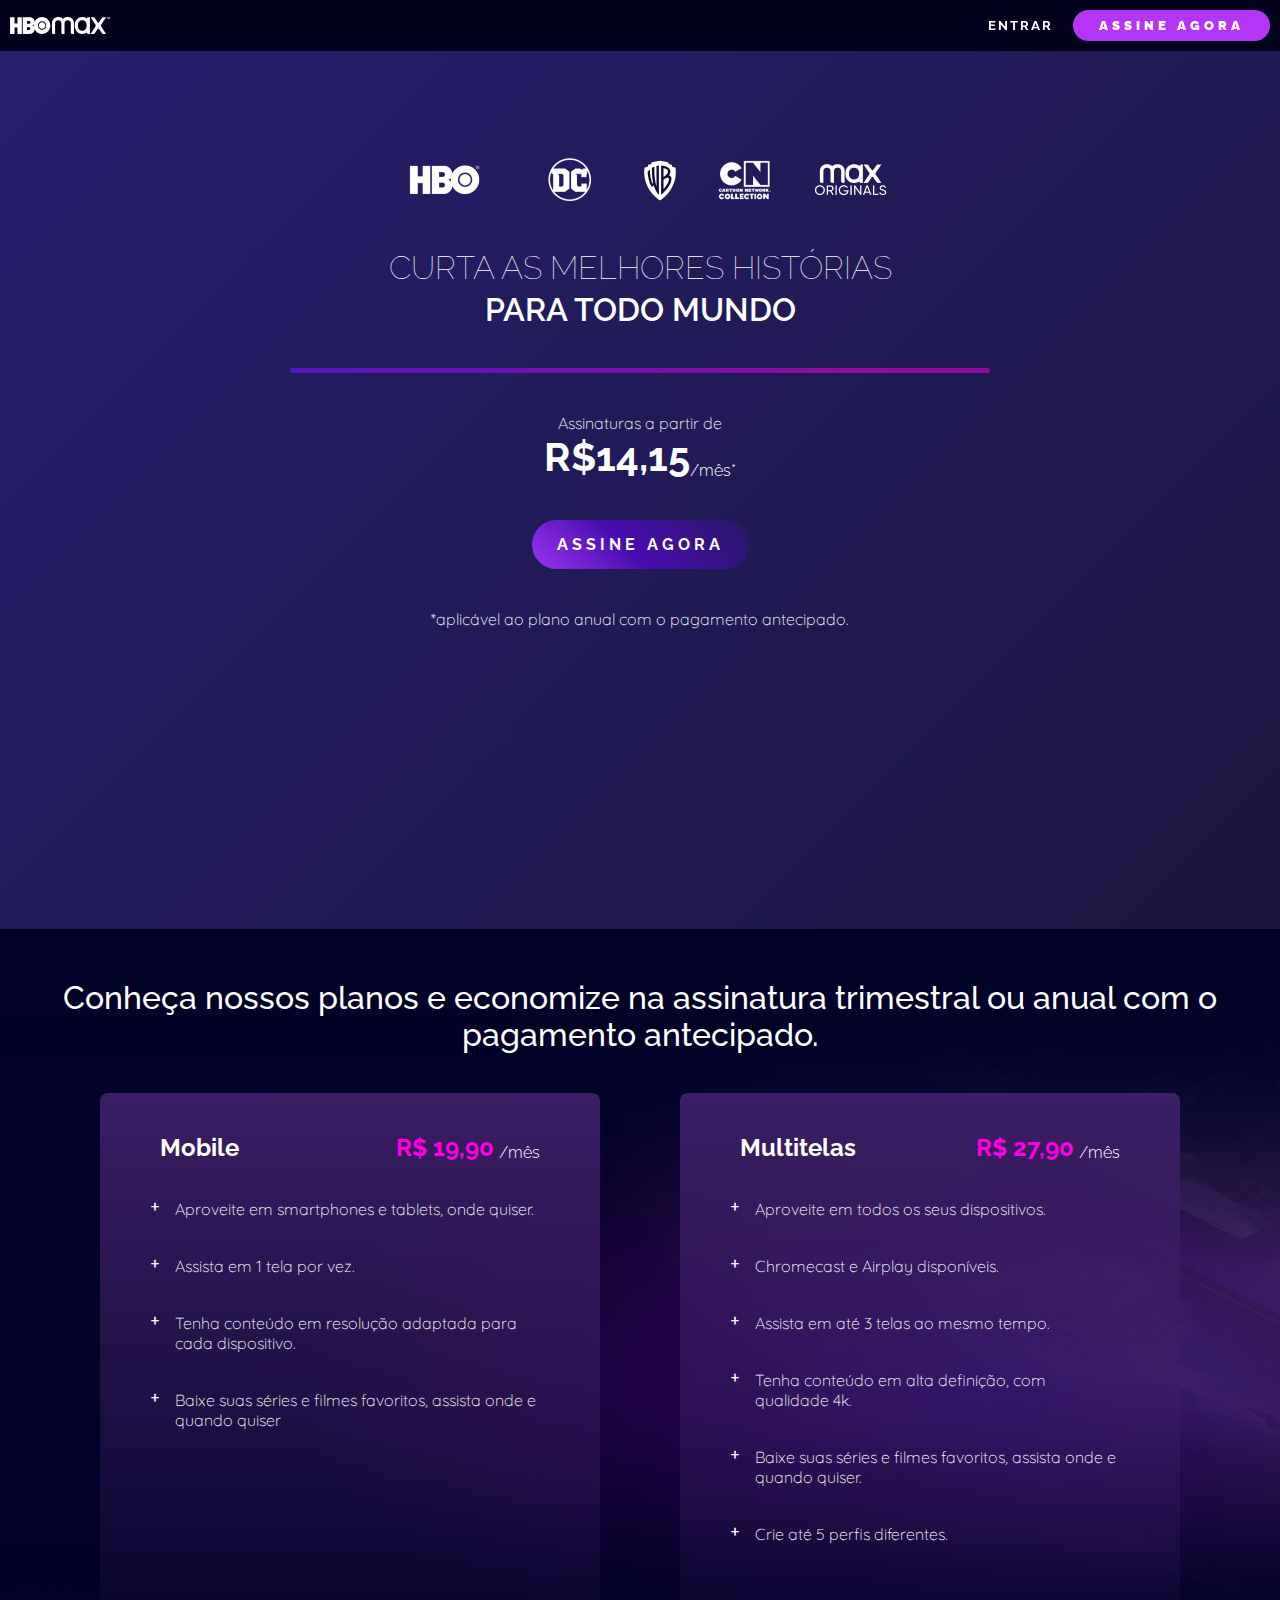
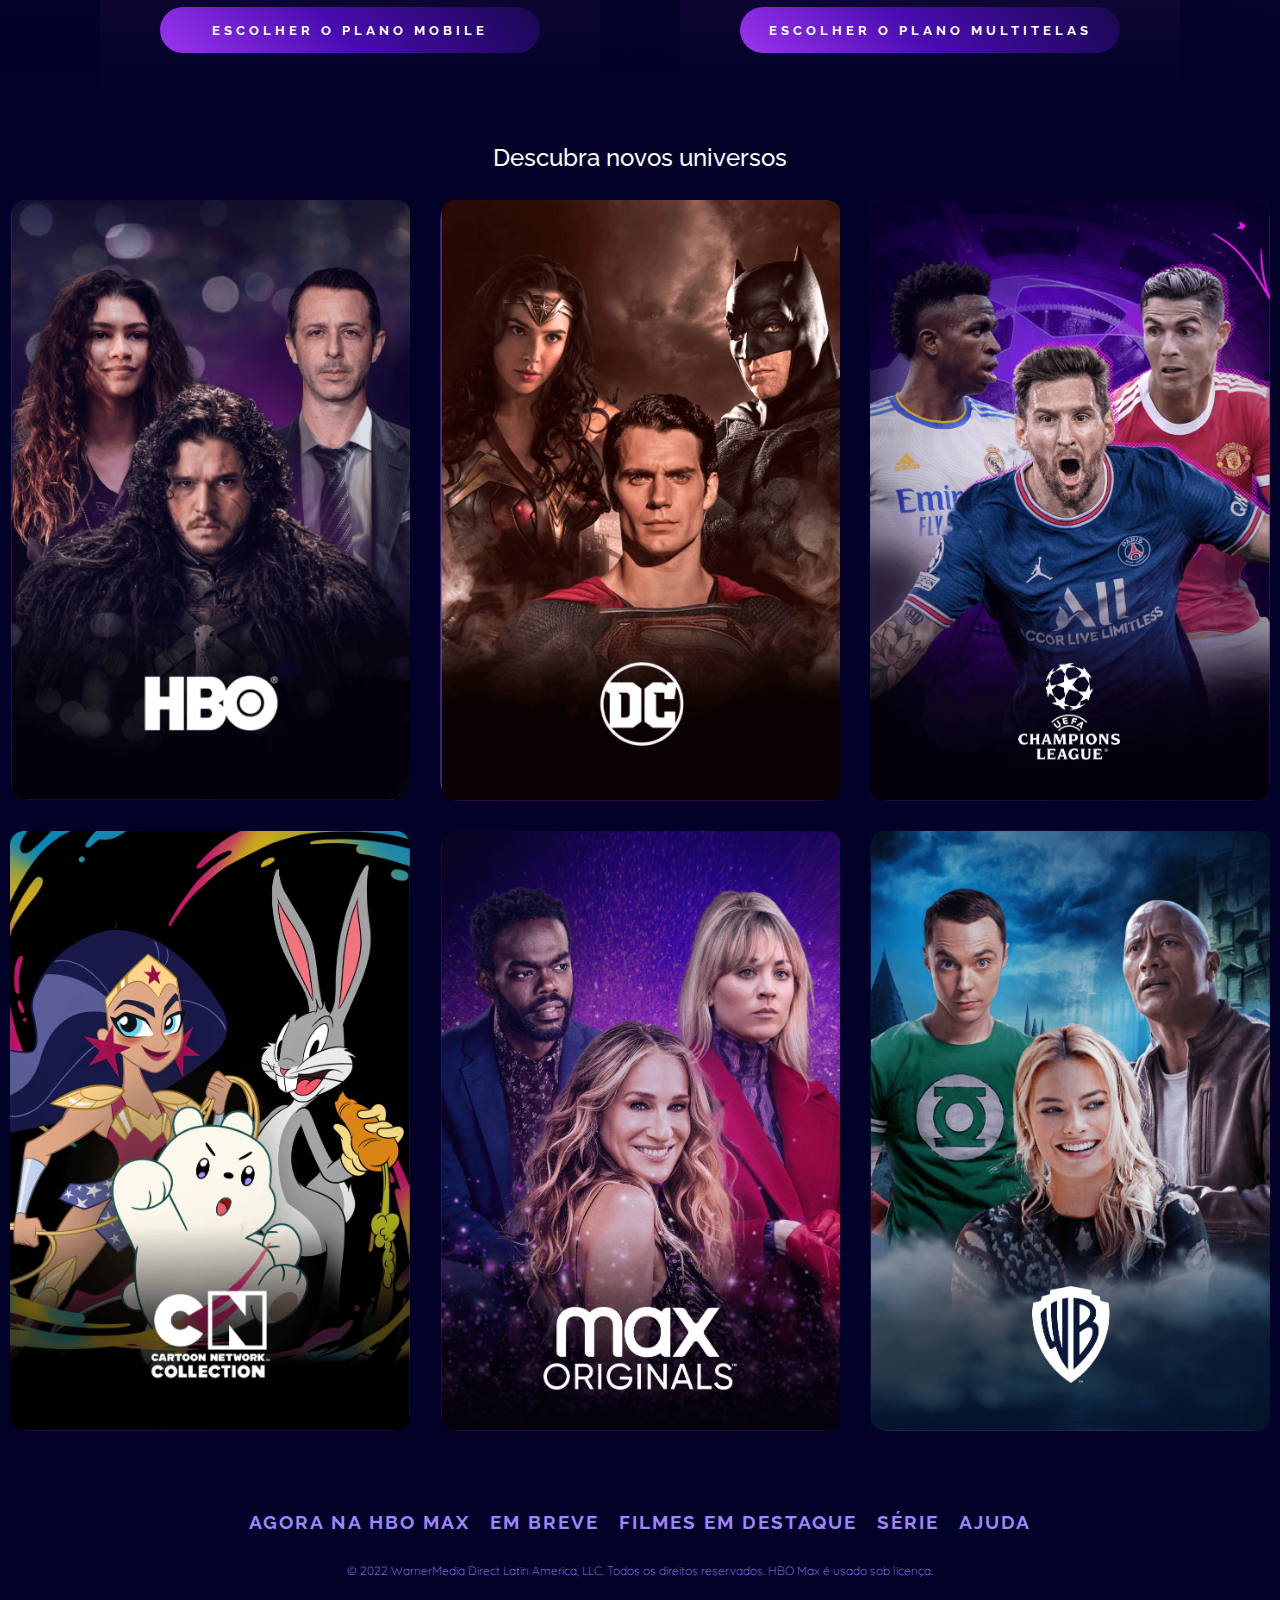
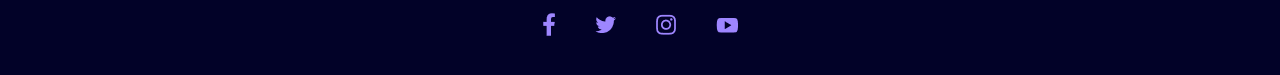
<file: index.html>
<!DOCTYPE html>
<html lang="pt-br">
<head>
    <meta charset="UTF-8">
    <meta name="viewport" content="width=device-width, initial-scale=1.0">
    <title>HBO MAX</title>
    <link rel="stylesheet" href="assets/css/global.css">
    <link rel="stylesheet" href="assets/css/home_small.css">
    <link rel="stylesheet" href="assets/css/home_mid.css">
    <link rel="stylesheet" href="assets/css/home_large.css">
</head>
<body>
    <header class="navbar_container">
        <nav class="navbar_content">
            <img src="assets/images/hbo-logo.svg" alt="Logo HBO MAX" class="navbar_content-image img">
            <div class="navbar_text">
                <a href="signIn.html"   alt="botão para entrar na conta do HBOMAX">   <strong>ENTRAR</strong>
                </a>
                <a href="#section2" class="navbar_text-button button" alt="botão para o usuario assinar agora o plano do HBOmax">
                     <strong>ASSINE AGORA</strong> 
                </a>
            </div>    
        </nav>
    </header>
    <main class="main_container">
        <section class="main_section1">
            <div class="section1-images">
                <img src="assets/images/hbo.png" alt="logo da HBO" class="section1_item">
                <img src="assets/images/dc.png" alt="logo da DC" class="section1_item">
                <img src="assets/images/wb.png" alt="logo da WarnerBros" class="section1_item">
                <img src="assets/images/cartoon-network_neutral.png" alt="Logo da Cartoon-network" class="section1_item">
                <img src="assets/images/max_originals.png" alt="Logo da Max Originals" class="section1_item ">
            </div>
            <div class="section1_title">
                <h1 class="title_small">
                    CURTA AS MELHORES HISTÓRIAS
                </h1>
                <h1>
                    PARA TODO MUNDO
                </h1>
            </div>
            <div class="section1_separeation">  </div>
            <div class="section1_price">
                <p>Assinaturas a partir de </p>
                <p class="price_value">
                    R$14,15  <span class="price_value--lighter"> /mês* </span>
                </p>
            </div>
            <a href="#section2" class="section1_btn button ">
                ASSINE AGORA
            </a>
            <p class="section1_text--small">
                *aplicável ao plano anual com o pagamento antecipado.
            </p>
        </section>
        <section id="section2" class="main_section2">
            <div class="section2_container">
                <h2 class="section2_txt">
                    Conheça nossos planos e economize na assinatura trimestral ou anual
                    com o pagamento antecipado.
                </h2>
                <div class="section2_cards">
                    <div class="card_item" id="card1">
                        <div>
                            <div class="card_plan">
                                <h2>Mobile</h2>
                                <p class="plan_value ">
                                    R$ 19,90 <span class="price_value--lighter txt_color">/mês</span>
                                </p>
                            </div>
                            <ul class="plan_description">
                                <li class="description_item">
                                    <p>Aproveite em smartphones e tablets, onde quiser.</p>
                                </li>
                                <li class="description_item">
                                    <p>Assista em 1 tela por vez.</p>
                                </li>
                                <li class="description_item">
                                    <p>Tenha conteúdo em resolução adaptada para cada dispositivo.</p>
                                </li>
                                <li class="description_item">
                                    <p>Baixe suas séries e filmes favoritos, assista onde e quando quiser</p>
                                </li>
                            </ul>
                        </div>
                        <button class=" card_item-btn  
                        button">
                        Escolher o plano mobile
                        </button>
                    </div>
                    <div class="card_item" id="card2">
                        <div>
                            <div class="card_plan">
                                <h2>Multitelas</h2>
                                <p class="plan_value ">
                                    R$ 27,90 <span class="price_value--lighter txt_color">/mês</span>
                                </p>
                            </div>
                            <ul class="plan_description">
                                <li class="description_item">
                                    <p>Aproveite em todos os seus dispositivos.</p>
                                </li>
                                <li class="description_item">
                                    <p>Chromecast e Airplay disponíveis.</p>
                                </li>
                                <li class="description_item">
                                    <p>Assista em até 3 telas ao mesmo tempo.</p>
                                </li>
                                <li class="description_item">
                                    <p>Tenha conteúdo em alta definição, com qualidade 4k.</p>
                                </li>
                                <li class="description_item">
                                    <p>Baixe suas séries e filmes favoritos, assista onde e quando quiser.</p>
                                </li>
                                <li class="description_item">
                                    <p>Crie até 5 perfis diferentes.</p>
                                </li>
                            </ul>
                        </div>
                        <button class=" card_item-btn  
                        button">
                        Escolher o plano multitelas
                        </button>
                    </div>
                </div>
            </div>            
        </section>
        <section class="main_section3">
            <div class="section3_container">
                <h2 class="section3_txt"> Descubra novos universos </h2>
                <div class="section3_cards">
                    <div class="card_hbo cards">
                        <img src="assets/images/hbo-default_0.webp" alt="Imagem do banner da HBO" class="opacity--img cards_img">
                    </div>
                    <div class="card_cn cards">
                        <img src="assets/images/CN-Default.webp" alt="Imagem do banner da Cartoon-network" class="opacity--img cards_img">                        
                    </div>
                    <div class="card_dc cards">
                        <img src="assets/images/DC_Default.webp" alt="Imagem do banner da DC" class="opacity--img cards_img">
                    </div>
                    <div class="card_hbomax cards">
                        <img src="assets/images/MAX-Default.webp" alt="Imagem do banner da HBOMAX" class="opacity--img cards_img">
                    </div>
                    <div class="card_ucl cards">
                        <img src="assets/images/UCL-Default.webp" alt="Imagem do banner da UCL" class="opacity--img cards_img">
                    </div>
                    <div class="card_wb cards">
                        <img src="assets/images/WB-Default.webp" alt="Imagem do banner da WarnerBros" class="opacity--img cards_img">
                    </div>
                </div>
            </div>
        </section>
    </main>
    <footer class="footer_container">
        <section class="footer_content">
            <nav class="content_nav">
                <a href="https://www.max.com/br/pt/sitemap" class="nav_item" target="_blank"><h2>Agora na HBO MAX</h2></a>
                <a href="https://www.hbomax.com/br/pt/coming-soon" class="nav_item" target="_blank"><h2>Em breve</h2></a>
                <a href="https://www.max.com/br/pt/movies" class="nav_item" target="_blank"><h2>Filmes em destaque</h2></a>
                <a href="https://www.max.com/br/pt/series" class="nav_item" target="_blank"><h2>Série</h2></a>
                <a href="https://help.hbomax.com/br" class="nav_item" target="_blank"><h2>Ajuda</h2></a>
            </nav>
            <p class="content_txt"> © 2022 WarnerMedia Direct Latin America, LLC. Todos os direitos reservados. HBO Max é usado sob licença.
            </p>
            <nav class="content_social">
                <a href="https://www.facebook.com/HBOMaxBr/" class="social_item" target="_blank">
                    <img src="assets/images/fb_0.png" alt="icone logo facebook" >
                </a>
                <a href="https://twitter.com/HBOMaxBR" class="social_item" target="_blank">
                    <img src="assets/images/twitter_0.png" alt="icone logo twitter">
                </a>
                <a href="https://www.instagram.com/hbomaxbr/" class="social_item" target="_blank">
                    <img src="assets/images/instagram_0.png" alt="icone logo instagram">
                </a>
                <a href="https://www.youtube.com/c/hbomaxbr" class="social_item" target="_blank">
                    <img src="assets/images/youtube_0.png" alt="icone logo youtube">
                </a>
            </nav>
        </section>
    </footer>
</body>
</html>
</file>
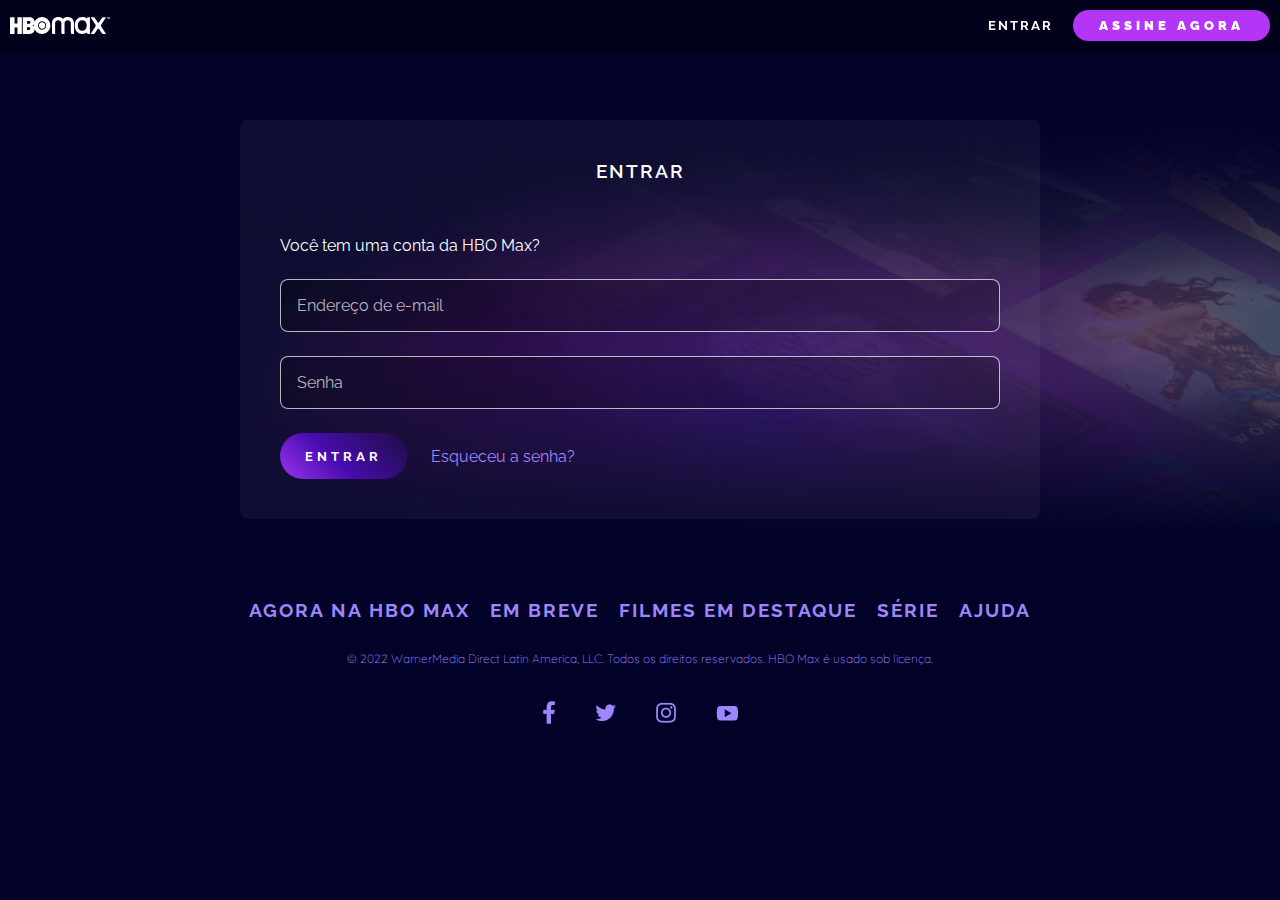
<file: signIn.html>
<!DOCTYPE html>
<html lang="pt-br">
<head>
    <meta charset="UTF-8">
    <meta name="viewport" content="width=device-width, initial-scale=1.0">
    <title>HBO MAX - SignIn</title>
    <link rel="stylesheet" href="assets/css/global.css">
    <link rel="stylesheet" href="assets/css/signin_small.css">
    <link rel="stylesheet" href="assets/css/signin_mid.css">
    <link rel="stylesheet" href="assets/css/signin_large.css">
</head>
<body>
    <header class="navbar_container">
        <nav class="navbar_content">
            <img src="assets/images/hbo-logo.svg" alt="Logo HBO MAX" class="navbar_content-image img">
            <div class="navbar_text">
                <a href="signIn.html"   alt="botão para entrar na conta do HBOMAX">   <strong>ENTRAR</strong>
                </a>
                <a href="index.html" class="navbar_text-button button" alt="botão para o usuario assinar agora o plano do HBOmax">
                     <strong>ASSINE AGORA</strong> 
                </a>
            </div>    
        </nav>
    </header>
    <main class="main_container">
        <form action="#" method="get" class="container_content">
            <h1 class="singin_title">Entrar</h1>
            <label class="singin_label"> Você tem uma conta da HBO Max? </label>
            <input class="singin_input" type="email" name="email" id="email" placeholder="Endereço de e-mail" minlength="5">
            <input class="singin_input" type="password" name="password" id="password" placeholder="Senha" minlength="10" >
            <div class="content_button">
                <button type="submit" class="button button_submit ">Entrar</button>
                <a href="#" class="button_forgot"> Esqueceu a senha? </a>
            </div>
        </form>
    </main>
    <footer class="footer_container">
        <section class="footer_content">
            <nav class="content_nav">
                <a href="https://www.max.com/br/pt/sitemap" class="nav_item"><h2>Agora na HBO MAX</h2></a>
                <a href="https://www.hbomax.com/br/pt/coming-soon" class="nav_item"><h2>Em breve</h2></a>
                <a href="https://www.max.com/br/pt/movies" class="nav_item"><h2>Filmes em destaque</h2></a>
                <a href="https://www.max.com/br/pt/series" class="nav_item"><h2>Série</h2></a>
                <a href="https://help.hbomax.com/br" class="nav_item"><h2>Ajuda</h2></a>
            </nav>
            <p class="content_txt"> © 2022 WarnerMedia Direct Latin America, LLC. Todos os direitos reservados. HBO Max é usado sob licença.
            </p>
            <nav class="content_social">
                <a href="https://www.facebook.com/HBOMaxBr/" class="social_item">
                    <img src="assets/images/fb_0.png" alt="icone logo facebook">
                </a>
                <a href="https://twitter.com/HBOMaxBR" class="social_item">
                    <img src="assets/images/twitter_0.png" alt="icone logo twitter">
                </a>
                <a href="https://www.instagram.com/hbomaxbr/" class="social_item">
                    <img src="assets/images/instagram_0.png" alt="icone logo instagram">
                </a>
                <a href="https://www.youtube.com/c/hbomaxbr" class="social_item">
                    <img src="assets/images/youtube_0.png" alt="icone logo youtube">
                </a>
            </nav>
        </section>
    </footer>
</body>
</html>
</file>
<file: assets/css/global.css>
/*importação de fontes Raleway e Quicksand*/
@import url("https://fonts.googleapis.com/css2?family=Raleway:wght@300;400;500;600;700&display=swap");
@import url("https://fonts.googleapis.com/css2?family=Quicksand:wght@300;400;700&display=swap");


/*reset configurações padrões do navegador*/

*{    
    margin: 0;
    padding: 0;
    box-sizing: border-box;
    font-family: 'Raleway', sans-serif;
    background: transparent;
    width: auto;
    
}

/*variaveis do projeto*/

:root {
    --primary-color: #020228;
    --secondary-color: #ff00e5;
    --tertiary-color: #b535f6;
    --btn-bg-color-gradient: linear-gradient(
      45deg,
      #9b34ef 0%,
      #490cb0 20%,
      transparent 50%
    );
    --btn-link-bg-color: #fff;
    --btn-link-color: #000;
    --card-bg-color: linear-gradient(0deg, transparent, #3b1e63);
    --divider-bg-color: linear-gradient(
      90deg,
      #5516ba,
      rgba(255, 0, 229, 0.5) 80%
    );
    --nav-bg-color: rgba(0, 0, 0, 0.3);
    --text-color: #fff;
    --link-color: #9e86ff;
    --form-bg-color: rgba(211, 211, 211, 0.06);
    --form-field-bg-color: rgba(0, 0, 0, 0.2);
    --form-field-border: 1px solid rgba(255, 255, 255, 0.7);
    --form-field-placeholder: rgba(255, 255, 255, 0.7);
    --form-field-error: rgb(255, 76, 76);

    scroll-behavior: smooth;



  
  }


  /* Custom Scroll */

  ::-webkit-scrollbar {
    width: 8px;
  }

  ::-webkit-scrollbar-thumb {
    background: var(--tertiary-color);
    border-radius: 10px;
  }

  ::-webkit-scrollbar-thumb:hover {
    background: var(--secondary-color);
  }


/* fundo */

body {
background-color: var(--primary-color);

}


/* Configuração de texto */

  h1 {

    font-family: 'Raleway';
    font-size: 2rem;
    font-weight: 600;
    
  }


  p {

    font-family: 'Quicksand';
    font-size: 1rem;
    font-weight: 300;
    
  }

  a {

    text-decoration: none;
    
  }

/* class globais*/

  .button {

    font-family: 'Raleway';
    font-weight: 700;
    background-color: var(--tertiary-color);
    border-radius: 500px;
    letter-spacing: 4px;
    border: none;
    cursor: pointer;
    text-transform: uppercase;
    
  }
</file>
<file: assets/css/home_small.css>
@import url("global.css");


@media screen and (max-width:480px) {
    




/* --- Nav Bar Container --- */

.navbar_container {

    display: flex;
    flex: row wrap;

    padding: 20px;
    width: 100%;
    background-color: var(--nav-bg-color);
    justify-content: center;

    top: 0px;
    position: fixed;
    z-index: 1000;
}

/* --- Navbar content --- */

.navbar_content {

    display: flex;
    flex-direction: column;
    flex-wrap: wrap;
    gap: 10px;
    margin: 10px 0px;  
    align-items: center;  
    
    letter-spacing: 2px;
    
    
}

.navbar_content-image {

    width: 100px;

}


/* --- Navbar_text --- */

.navbar_text {

    display: flex;
    gap: 20px;
    margin-top: 10px;
    align-items: center;
    

    font-size: small;
    
           
}

.navbar_text a {

    color: var(--text-color);

}

.navbar_text-button {

    padding: 8px 26px;
    text-align: center;
    transition: 0.5s;
    color: var(--text-color);

}

.navbar_text-button:hover {
  
    background-color: var(--text-color) ;
    color: black;
    
} 



/* --- Main Container --- */

.main_container {

    width: 100%;
    
    margin-top: 127.1px;
    flex-direction: column;
    flex-wrap: wrap;
    
}



/* --- Main-Scetion1 --- */

.main_section1 {

    width: 100%;
    padding: 100px 40px 200px 40px;
    gap: 40px;

    display: flex;
    flex-direction: column;
    flex-wrap: wrap;
    align-items: center;

    background: 
    linear-gradient(0deg, rgb(2, 2, 40, 1) 40%, rgba(2,2,40,0) 45%),
    linear-gradient(-45deg, #56125b, #0f0f10, #271e6e);
    background-size: 400% 400%;
    animation: gradient 5s ease infinite;
}

@keyframes gradient {
    0% {
        background-position:0% 50%;
    }
    50% {
        background-position:100% 50%;
    }
    100% {
        background-position:0% 50%;
    }
}


/* seciton1 - imagens container*/

.section1-images {

    width: 100%;
    display: flex;
    flex-direction: row;
    flex-wrap: wrap;
    gap: 24px;

    justify-content: center;
    align-content: center;


}

/* seciton1 - imagens itens */

.section1_item {

object-fit: contain;

}

/* seciton1 - title */

.section1_title {

    display: flex;
    flex-direction: column;
    flex-wrap: wrap;
    align-items: center;
    justify-content: center;
    gap: 5px;



    color: var(--text-color);
    text-align: center;
    font-size: 3rem;
}

.title_small {

    font-weight: lighter;
}


/* --- Secetion1 separation ---  */

.section1_separeation {

    width: 70%;
    height: 5px;
    max-width: 700px;
    background: var(--divider-bg-color);
    border-radius: 2px;
}



/* --- Section1 price  ---*/

.section1_price {

    display:flex;
    flex-direction: column;
    flex-wrap: wrap;


    color: var(--text-color);
    text-align: center;
    

}


.price_value {

    display: flex;
    flex-direction: row;
    flex-wrap: wrap;
    align-items: center;
    justify-content: center;

    font-family: "Raleway", sans-serif;
    font-size: 2.5rem;
    font-weight: bold;

}

.price_value--lighter {

    font-size: 1rem;
    font-weight: 300;

    align-self: last baseline;
    
}

/* --- section1 button subscribe --- */

.section1_btn {

    padding: 15px 25px;
    text-align: center;
    font-weight: bold;
    color: var(--text-color);
    background: var(--btn-bg-color-gradient);
    background-size: 250%;
    animation:  wiggle 2.5s linear infinite 1s;
    
}

.section1_btn:hover {

    animation-play-state: paused;
    filter: brightness();
    cursor: pointer;

}

@keyframes wiggle   {
    0% {
        transform: rotate(0);
    }
    15% {
        transform: rotate(-15deg);
    }
    20% {
        transform: rotate(10deg);
    }
    25% {
        transform: rotate(-10deg);
    }
    30% {
        transform: rotate(10deg);
    }
    35% {
        transform: rotate(-10deg);
    }
    40%, 100% {
        transform: rotate(0);
    }
}

/* --- section1_text--small --- */


.section1_text--small {

    font-size: 1rem;
    font-weight: 300;
    color: var(--text-color);
    text-align: center;


}

/* --- section2 container --- */

.main_section2 {
    
    background: linear-gradient(0deg, rgba(2,2,40,1) 0%, rgba(2,2,40,0) 40%, rgba(2,2,40,0) 60%, rgba(2,2,40,1) 100%),
    url('../images/background-movies-series.png');
    background-size: cover;
    background-repeat: no-repeat;

    margin: 50px 0px;
    
    scroll-margin-top: 150px;
    scroll-behavior: smooth;
}


.section2_container {

    width: 100%;
    gap: 40px;
    
    
    display: flex;
    flex-direction: column;
    flex-wrap: wrap;
    align-items: center;
    justify-content: center;

    
    

    color: white;


}

/* --- section2 itens --- */

.section2_txt {

    font-size: 2rem;
    font-weight: 500;
    text-align: center;
    text-indent: 0px;
}


.section2_cards {

    display: flex;
    flex-direction: column;
    flex-wrap: wrap;
    gap: 50px;
    

}

/* --- section2 cards - itens --- */

.card_item {

    display: flex;
    flex-direction: column;
    flex-wrap: wrap;
    justify-content: space-between;
    

   
    padding: 40px 60px;
    max-width: 400px;
    min-height: 600px;

    background: var(--card-bg-color);
    border-radius: 8px;    

}

.card_item-btn {

    padding: 15px 25px;
    text-align: center;
    font-weight: bold;
    color: var(--text-color);
    background: var(--btn-bg-color-gradient);
    background-size: 250%;
    background-position: initial;
    
    
    outline: 3px solid transparent;

     transition:  background 3s ease-out, outline 1s , transform 1s, background-position 2s ease;  

}

.card_item-btn:hover {

    
    transform: scale(1.05);
    background: transparent;
    background-position: right;
    outline: 3px solid var(--secondary-color);
    
}


/* --- section2 cards - plan txt --- */

.card_plan {

    display: flex;
    flex-direction: column;
    flex-wrap: wrap;
    justify-content: center;
    align-items: center;

    margin-bottom: 10px;

}

.plan_value {

    display: flex;
    flex-direction: row;
    flex-wrap: wrap;
    align-items: center;
    justify-content: center;
    font-family: "Raleway", sans-serif;
    font-size: 1.5rem;
    font-weight: bold;
    gap: 5px;
    color: var(--secondary-color);

}

.txt_color {

    color: white;

}


/* --- section2 cards - plan description Lista --- */


.plan_description {
    display: flex;
    flex-direction: column;
    flex-wrap: wrap;
    gap: 30px;
    margin: 30px 0px;



}

.description_item {

    
    text-align: left;
    padding-left: 15px;

}

.description_item::marker {

    content: "+";
    font-size: 1.5rem;
    margin-right: 20px;


}

/* --- section3 - main  */
.main_section3 {

    width: 100%;
    margin: 50px 0px;

}

/* --- section3 - container */

.section3_container {

    display: flex;
    flex-direction: column;
    flex-wrap: wrap;
    gap: 8px;
   

    width: 100%;

    text-align: center;
}

/* --- section3 - txt */

.section3_txt {

    color: white;
    font-weight: 500;

}

/* --- section3 - cards container */

.section3_cards {

    display: grid;
    grid-template-columns: repeat(6, 100%);
    grid-auto-flow: column;
    gap: 30px;

    padding: 20px;

    width: 100%;


    
    overflow: auto hidden;
    
    

}


/* --- section3 - cards GERAL */


.cards {

    display: flex;
    flex-direction: column;
    align-items: center;
    justify-content: end;
    

   

    
    min-height: 450px;
    border-radius: 20px;

    background-position: center;
    background-size: cover;

    outline: 3px solid transparent;
    
    transition: transform 1s ease, outline 1s ease;

}

.cards:hover {

    transform: scale(1.02);
    outline: 3px solid var(--secondary-color);

}

.cards_img {

    object-fit: cover;
    object-position: center;
    width: 100%;
}
 

.opacity--img:hover {   opacity: 0%; transition: 1.5s ease;}



/* --- imagens de fundo dos cards por streaming  --- */

.card_hbo {
    background-image: url('../images/hbo-hover_0.webp');
}


.card_cn {
    background-image: url('../images/CN-Hover.png');
}

.card_dc {
    background-image: url('../images/DC-Hover.webp');
}

.card_hbomax {
    background-image: url('../images/MAX-Hover.webp');
}

.card_ucl {
    background-image: url('../images/UCL-Hover.webp');
}

.card_wb {
    background-image: url('../images/WB-Hover.webp');
}


/* --- footer container --- */

.footer_container {

    width: 100%;
    margin: 50px 0px 20px 0px;

}


/* --- footer content --- */

.footer_content {

    display: flex;
    flex-direction: column;
    flex-wrap: wrap;

    align-items: center;
    justify-content: center;

}

/* --- footer content  nav --- */

.content_nav {

    display: flex;
    flex-direction: column;
    flex-wrap: wrap;
    align-items: center;
    justify-content: center;
    gap: 20px;
}

.nav_item {

    color: var(--link-color);
    text-transform: uppercase;
    text-decoration: none;
    letter-spacing: 2px;
    transition: color 1s ease;
    font-size: 0.80rem;
}

.nav_item:link {

    color: var(--link-color);
}

.nav_item:visited {
     color: var(--tertiary-color);
}

.nav_item:hover {

    cursor: pointer;
    color: white;

}

/* --- footer content texto ---  */

.content_txt {

    font-size: 0.75rem;
    color: var(--link-color);
    font-weight: 300;
    text-align: center;
    margin: 20px 8%;

}


/* --- footer content social  --- */


.content_social {

    display: flex;
    flex-wrap: wrap;
    justify-content: center;
    align-items: center;
    gap: 40px;

    margin: 15px auto;

}




}
</file>
<file: assets/css/home_mid.css>
@import url("global.css");

@media screen and (min-width:481px) and (max-width:1249px) {
    

    /* --- Nav Bar Container --- */
    
    .navbar_container {
    
        display: flex;
        flex: row wrap;
    
        padding: 10px;
        width: 100%;
        background-color: var(--nav-bg-color);

        position: fixed;
        top: 0px;
        z-index: 1000;
    
    }
    
    /* --- Navbar content --- */
    
    .navbar_content {
    
        display: flex;
        width: 100%;
        flex-direction: row;
        flex-wrap: wrap;
        gap: 10px;
        align-items: center; 
        justify-content: space-between; 


        
        letter-spacing: 2px;
        
    }
    
    .navbar_content-image {
    
        width: 100px;
    
    }
    
    
    /* --- Navbar_text --- */
    
    .navbar_text {

        display: flex;
        gap: 20px;
        align-items: center;
        
    
        font-size: small;
        
               
    }
    
    .navbar_text a {
    
        color: var(--text-color);
    
    }
    
    .navbar_text-button {
    
        padding: 8px 26px;
        text-align: center;
        transition: 0.5s;
        color: var(--text-color);
    
    }
    
    .navbar_text-button:hover {
      
        background-color: var(--text-color) ;
        color: black;
        
    } 

    

/* --- Main Container --- */

.main_container {

    width: 100%;
    margin-top: 51px;
    flex-direction: column;
    flex-wrap: wrap;
    
}



/* --- Main-Scetion1 --- */

.main_section1 {

    width: 100%;
    padding: 100px 40px 200px 40px;
    gap: 40px;

    display: flex;
    flex-direction: column;
    flex-wrap: wrap;
    align-items: center;

    background: 
    linear-gradient(0deg, rgb(2, 2, 40, 1) 40%, rgba(2,2,40,0) 45%),
    linear-gradient(-45deg, #56125b, #0f0f10, #271e6e);
    background-size: 400% 400%;
    animation: gradient 5s ease infinite;
}

@keyframes gradient {
    0% {
        background-position:0% 50%;
    }
    50% {
        background-position:100% 50%;
    }
    100% {
        background-position:0% 50%;
    }
}


/* seciton1 - imagens container*/

.section1-images {

    width: 100%;
    display: flex;
    flex-direction: row;
    flex-wrap: wrap;
    gap: 24px;

    justify-content: center;
    align-content: center;


}

/* seciton1 - imagens itens */

.section1_item {

object-fit: contain;

}

/* seciton1 - title */

.section1_title {

    display: flex;
    flex-direction: column;
    flex-wrap: wrap;
    align-items: center;
    justify-content: center;
    gap: 5px;



    color: var(--text-color);
    text-align: center;
    font-size: 3rem;
}

.title_small {

    font-weight: lighter;
}


/* --- Secetion1 separation ---  */

.section1_separeation {

    width: 70%;
    height: 5px;
    max-width: 700px;
    background: var(--divider-bg-color);
    border-radius: 2px;
}



/* --- Section1 price  ---*/

.section1_price {

    display:flex;
    flex-direction: column;
    flex-wrap: wrap;


    color: var(--text-color);
    text-align: center;
    

}


.price_value {

    display: flex;
    flex-direction: row;
    flex-wrap: wrap;
    align-items: center;
    justify-content: center;

    font-family: "Raleway", sans-serif;
    font-size: 2.5rem;
    font-weight: bold;

}

.price_value--lighter {

    font-size: 1rem;
    font-weight: 300;

    align-self: last baseline;
    
}

/* --- section1 button subscribe --- */

.section1_btn {

    padding: 15px 25px;
    text-align: center;
    font-weight: bold;
    color: var(--text-color);
    background: var(--btn-bg-color-gradient);
    background-size: 250%;
    animation:  wiggle 2.5s linear infinite 1s;
    
}

.section1_btn:hover {

    animation-play-state: paused;
    filter: brightness();
    cursor: pointer;

}

@keyframes wiggle   {
    0% {
        transform: rotate(0);
    }
    15% {
        transform: rotate(-15deg);
    }
    20% {
        transform: rotate(10deg);
    }
    25% {
        transform: rotate(-10deg);
    }
    30% {
        transform: rotate(10deg);
    }
    35% {
        transform: rotate(-10deg);
    }
    40%, 100% {
        transform: rotate(0);
    }
}

/* --- section1_text--small --- */


.section1_text--small {

    font-size: 1rem;
    font-weight: 300;
    color: var(--text-color);
    text-align: center;


}



/* --- section2 container --- */

.main_section2 {
    
    background: linear-gradient(0deg, rgba(2,2,40,1) 0%, rgba(2,2,40,0) 40%, rgba(2,2,40,0) 60%, rgba(2,2,40,1) 100%),
    url('../images/background-movies-series.png');
    background-size: cover;
    background-repeat: no-repeat;

    margin: 50px 0px;
    scroll-margin-top: 50px;
    scroll-behavior: smooth;
}


.section2_container {

    width: 100%;
    gap: 40px;
    
    
    display: flex;
    flex-direction: column;
    flex-wrap: wrap;
    align-items: center;
    justify-content: center;

    
    

    color: white;


}

/* --- section2 itens --- */

.section2_txt {

    font-size: 2rem;
    font-weight: 500;
    text-align: center;
    text-indent: 0px;
}


.section2_cards {

    display: flex;
    flex-direction: column;
    flex-wrap: wrap;
    gap: 50px;
    
    

}

/* --- section2 cards - itens --- */

.card_item {

    display: flex;
    flex-direction: column;
    flex-wrap: wrap;
    justify-content: space-between;
    

   
    padding: 40px 60px;
    max-width: 450px;
    min-height: 600px;

    background: var(--card-bg-color);
    border-radius: 8px;    

}

.card_item-btn {

    padding: 15px 25px;
    text-align: center;
    font-weight: bold;
    color: var(--text-color);
    background: var(--btn-bg-color-gradient);
    background-size: 250%;
    background-position: initial;
    
    
    outline: 3px solid transparent;

     transition:  background 3s ease-out, outline 1s , transform 1s, background-position 2s ease;  

}

.card_item-btn:hover {

    
    transform: scale(1.05);
    background: transparent;
    background-position: right;
    outline: 3px solid var(--secondary-color);
    
}


/* --- section2 cards - plan txt --- */

.card_plan {

    display: flex;
    flex-direction: column;
    flex-wrap: wrap;
    justify-content: center;
    align-items: center;

    margin-bottom: 10px;

}

.plan_value {

    display: flex;
    flex-direction: row;
    flex-wrap: wrap;
    align-items: center;
    justify-content: center;
    font-family: "Raleway", sans-serif;
    font-size: 1.5rem;
    font-weight: bold;
    gap: 5px;
    color: var(--secondary-color);

}

.txt_color {

    color: white;

}


/* --- section2 cards - plan description Lista --- */


.plan_description {
    display: flex;
    flex-direction: column;
    flex-wrap: wrap;
    gap: 30px;
    margin: 30px 0px;



}

.description_item {

    
    text-align: left;
    padding-left: 15px;

}

.description_item::marker {

    content: "+";
    font-size: 1.5rem;
    margin-right: 20px;


}
    

/* --- section3 - main  */
.main_section3 {

    width: 100%;
    margin: 50px 0px;
    

}

/* --- section3 - container */

.section3_container {

    display: flex;
    flex-direction: column;
    flex-wrap: wrap;
    gap: 8px;
   

    width: 100%;

    text-align: center;
}

/* --- section3 - txt */

.section3_txt {

    color: white;
    font-weight: 500;

}

/* --- section3 - cards container */





.section3_cards {

    display: grid;
    grid-template-columns: repeat(2, 1fr);
    grid-template-rows: repeat(3, 1fr);
    grid-auto-columns: 1fr 1fr;
    grid-auto-flow: column ;
    gap: 30px;

    align-items: center;
    justify-content: center;
    padding: 20px;

    width: 100%;

   


    
    
    

}




/* --- section3 - cards GERAL */


.cards {

    display: flex;
    flex-direction: column;
    align-items: center;
    justify-content: end;
    
    align-self: center;

   


    min-height: 200px;
    border-radius: 20px;

    background-position: center;
    background-size: cover;

    outline: 3px solid transparent;
    
    transition: transform 1s ease, outline 1s ease;

}

.cards:hover {

    transform: scale(1.02);
    outline: 3px solid var(--secondary-color);

}

.cards_img {

    object-fit: cover;
    object-position: center;
    width: 100%;
}
 

.opacity--img:hover {   opacity: 0%; transition: 1.5s ease;}



/* --- imagens de fundo dos cards por streaming  --- */

.card_hbo {
    background-image: url('../images/hbo-hover_0.webp');
}


.card_cn {
    background-image: url('../images/CN-Hover.png');
}

.card_dc {
    background-image: url('../images/DC-Hover.webp');
}

.card_hbomax {
    background-image: url('../images/MAX-Hover.webp');
}

.card_ucl {
    background-image: url('../images/UCL-Hover.webp');
}

.card_wb {
    background-image: url('../images/WB-Hover.webp');
}



/* --- footer container --- */

.footer_container {

    width: 100%;
    margin: 50px 0px 20px 0px;

}


/* --- footer content --- */

.footer_content {

    display: flex;
    flex-direction: column;
    flex-wrap: wrap;

    align-items: center;
    justify-content: center;

}

/* --- footer content  nav --- */

.content_nav {

    display: flex;
    flex-direction: column;
    flex-wrap: wrap;
    align-items: center;
    justify-content: center;
    gap: 20px;
}

.nav_item {

    color: var(--link-color);
    text-transform: uppercase;
    text-decoration: none;
    letter-spacing: 2px;
    transition: color 1s ease;
    font-size: 0.80rem;
}

.nav_item:link {

    color: var(--link-color);
}

.nav_item:visited {
     color: var(--tertiary-color);
}

.nav_item:hover {

    cursor: pointer;
    color: white;

}

/* --- footer content texto ---  */

.content_txt {

    font-size: 0.75rem;
    color: var(--link-color);
    font-weight: 300;
    text-align: center;
    margin: 20px 8%;

}


/* --- footer content social  --- */


.content_social {

    display: flex;
    flex-wrap: wrap;
    justify-content: center;
    align-items: center;
    gap: 40px;

    margin: 15px auto;

}
    
    

    }
</file>
<file: assets/css/home_large.css>
@import url("global.css");

@media screen and (min-width:1250px)  {
    

    /* --- Nav Bar Container --- */
    
    .navbar_container {
    
        display: flex;
        flex: row wrap;
    
        padding: 10px;
        width: 100%;
        background-color: var(--nav-bg-color);

        position: fixed;
        top: 0px;
        z-index: 1000;
        
    
    }
    
    /* --- Navbar content --- */
    
    .navbar_content {
    
        display: flex;
        width: 100%;
        flex-direction: row;
        flex-wrap: wrap;
        gap: 10px;
        align-items: center; 
        justify-content: space-between; 


        
        letter-spacing: 2px;
        
    }
    
    .navbar_content-image {
    
        width: 100px;
    
    }
    
    
    /* --- Navbar_text --- */
    
    .navbar_text {

        display: flex;
        gap: 20px;
        align-items: center;
        
    
        font-size: small;
        
               
    }
    
    .navbar_text a {
    
        color: var(--text-color);
    
    }
    
    .navbar_text-button {
    
        padding: 8px 26px;
        text-align: center;
        transition: 0.5s;
        color: var(--text-color);
    
    }
    
    .navbar_text-button:hover {
      
        background-color: var(--text-color) ;
        color: black;
        
    } 
    
    
/* --- Main Container --- */

.main_container {

    width: 100%;
    margin-top: 51px;
    flex-direction: column;
    flex-wrap: wrap;
    
}



/* --- Main-Scetion1 --- */

.main_section1 {

    width: 100%;
    padding: 100px 40px 300px 40px;
    gap: 40px;

    display: flex;
    flex-direction: column;
    flex-wrap: wrap;
    align-items: center;

    background: 
    linear-gradient(0deg, rgb(2, 2, 40, 1) 40%, rgba(2,2,40,0) 45%),
    linear-gradient(-45deg, #56125b, #0f0f10, #271e6e);
    background-size: 400% 400%;
    animation: gradient 5s ease infinite;
}



@keyframes gradient {
    0% {
        background-position:0% 50%;
    }
    50% {
        background-position:100% 50%;
    }
    100% {
        background-position:0% 50%;
    }
}


/* seciton1 - imagens container*/

.section1-images {

    width: 100%;
    display: flex;
    flex-direction: row;
    flex-wrap: wrap;
    gap: 24px;

    justify-content: center;
    align-content: center;


}

/* seciton1 - imagens itens */

.section1_item {

object-fit: contain;

}

/* seciton1 - title */

.section1_title {

    display: flex;
    flex-direction: column;
    flex-wrap: wrap;
    align-items: center;
    justify-content: center;
    gap: 5px;



    color: var(--text-color);
    text-align: center;
    font-size: 3rem;
}

.title_small {

    font-weight: lighter;
}


/* --- Secetion1 separation ---  */

.section1_separeation {

    width: 70%;
    height: 5px;
    max-width: 700px;
    background: var(--divider-bg-color);
    border-radius: 2px;
}



/* --- Section1 price  ---*/

.section1_price {

    display:flex;
    flex-direction: column;
    flex-wrap: wrap;


    color: var(--text-color);
    text-align: center;
    

}


.price_value {

    display: flex;
    flex-direction: row;
    flex-wrap: wrap;
    align-items: center;
    justify-content: center;

    font-family: "Raleway", sans-serif;
    font-size: 2.5rem;
    font-weight: bold;

}

.price_value--lighter {

    font-size: 1rem;
    font-weight: 300;

    align-self: last baseline;
    
}

/* --- section1 button subscribe --- */

.section1_btn {

    padding: 15px 25px;
    text-align: center;
    font-weight: bold;
    color: var(--text-color);
    background: var(--btn-bg-color-gradient);
    background-size: 250%;
    animation:  wiggle 2.5s linear infinite 1s;
    
}

.section1_btn:hover {

    animation-play-state: paused;
    filter: brightness();
    cursor: pointer;

}

@keyframes wiggle   {
    0% {
        transform: rotate(0);
    }
    15% {
        transform: rotate(-15deg);
    }
    20% {
        transform: rotate(10deg);
    }
    25% {
        transform: rotate(-10deg);
    }
    30% {
        transform: rotate(10deg);
    }
    35% {
        transform: rotate(-10deg);
    }
    40%, 100% {
        transform: rotate(0);
    }
}

/* --- section1_text--small --- */


.section1_text--small {

    font-size: 1rem;
    font-weight: 300;
    color: var(--text-color);
    text-align: center;


}



/* --- section2 container --- */

.main_section2 {
    
    background: linear-gradient(0deg, rgba(2,2,40,1) 0%, rgba(2,2,40,0) 40%, rgba(2,2,40,0) 60%, rgba(2,2,40,1) 100%),
    url('../images/background-movies-series.png');
    background-size: cover;
    background-repeat: no-repeat;

    scroll-margin-top: 50px;
    scroll-behavior: smooth;
    margin: 50px 0px;
}


.section2_container {

    width: 100%;
    gap: 40px;
    
    display: flex;
    flex-direction: column;
    flex-wrap: wrap;
    max-width: 1200px;
    margin: auto;
    
    

    color: white;
    


}

/* --- section2 itens --- */

.section2_txt {

    font-size: 2rem;
    font-weight: 500;
    text-align: center;
    text-indent: 0px;
    
}


.section2_cards {

    display: flex;
    flex-direction: row;
    flex-wrap: wrap;
    gap: 80px;
    
    width: 100%;
    
    align-self: center;
    justify-content: center;

    perspective: 2000px;
    perspective-origin: top;
}

/* --- section2 cards - itens --- */

.card_item {

    display: flex;
    flex-direction: column;
    flex-wrap: wrap;
    justify-content: space-between;
    

   
    padding: 40px 60px;
    max-width: 500px;
    min-height: 600px;
    

    background: var(--card-bg-color);
    border-radius: 8px;  
    position: relative;

    transition: transform 1s ease;

}

/* vira o card oposto de acordo com seu ID  */
/* logica se no container pai tem o card1 estando hover entao aplica no card2 as regras css*/
.section2_cards:has(#card1:hover) #card2 {
    transform: rotateY(-45deg);
  }
  
/* logica se no container pai tem o card2 estando hover entao aplica no card1 as regras css*/
.section2_cards:has(#card2:hover) #card1 {
    transform: rotateY(45deg);
 }
  



.card_item-btn {

    padding: 15px 25px;
    text-align: center;
    font-weight: bold;
    color: var(--text-color);
    background: var(--btn-bg-color-gradient);
    background-size: 250%;
    background-position: initial;
    
    
    outline: 3px solid transparent;

     transition:  background 3s ease-out, outline 1s , transform 1s, background-position 2s ease;  

}

.card_item-btn:hover {

    
    transform: scale(1.05);
    background: transparent;
    background-position: right;
    outline: 3px solid var(--secondary-color);
    
}


/* --- section2 cards - plan txt --- */

.card_plan {

    display: flex;
    flex-direction: row;
    flex-wrap: wrap;
    justify-content: space-between;
    align-items: center;
    width: 100%;

    margin-bottom: 10px;

}

.plan_value {

    display: flex;
    flex-direction: row;
    flex-wrap: wrap;
    align-items: center;
    justify-content: center;
    font-family: "Raleway", sans-serif;
    font-size: 1.5rem;
    font-weight: bold;
    gap: 5px;
    color: var(--secondary-color);

}

.txt_color {

    color: white;

}


/* --- section2 cards - plan description Lista --- */


.plan_description {
    display: flex;
    flex-direction: column;
    flex-wrap: wrap;
    gap: 30px;
    margin: 30px 0px;



}

.description_item {

    
    text-align: left;
    padding-left: 15px;

}

.description_item::marker {

    content: "+";
    font-size: 1.5rem;
    margin-right: 20px;


}



/* --- section3 - main  */
.main_section3 {

    width: 100%;
    margin: 50px 0px;

}

/* --- section3 - container */

.section3_container {

    display: flex;
    flex-direction: column;
    flex-wrap: wrap;
    gap: 8px;
   

    width: 100%;

    text-align: center;
}

/* --- section3 - txt */

.section3_txt {

    color: white;
    font-weight: 500;

}

/* --- section3 - cards container */





.section3_cards {

    display: grid;
    grid-template-columns: repeat(3, 400px);
    grid-template-rows: repeat(2, 1fr);
    grid-auto-columns: 1fr 1fr;
    grid-auto-flow: column ;
    gap: 30px;

    align-items: center;
    justify-content: center;
    padding: 20px;

    width: 100%;


    
    overflow: scroll;
    overscroll-behavior: contain;
    

}




/* --- section3 - cards GERAL */


.cards {

    display: flex;
    flex-direction: column;
    align-items: center;
    justify-content: end;
    
    align-self: center;

   


    min-height: 450px;
    border-radius: 20px;

    background-position: center;
    background-size: cover;

    outline: 3px solid transparent;
    
    transition: transform 1s ease, outline 1s ease;

}

.cards:hover {

    transform: scale(1.02);
    outline: 3px solid var(--secondary-color);

}

.cards_img {

    object-fit: cover;
    object-position: center;
    width: 100%;
}
 

.opacity--img:hover {   opacity: 0%; transition: 1.5s ease;}



/* --- imagens de fundo dos cards por streaming  --- */

.card_hbo {
    background-image: url('../images/hbo-hover_0.webp');
}


.card_cn {
    background-image: url('../images/CN-Hover.png');
}

.card_dc {
    background-image: url('../images/DC-Hover.webp');
}

.card_hbomax {
    background-image: url('../images/MAX-Hover.webp');
}

.card_ucl {
    background-image: url('../images/UCL-Hover.webp');
}

.card_wb {
    background-image: url('../images/WB-Hover.webp');
}

/* --- footer container --- */

.footer_container {

    width: 100%;
    margin: 50px 0px 20px 0px;

}


/* --- footer content --- */

.footer_content {

    display: flex;
    flex-direction: column;
    flex-wrap: wrap;

    align-items: center;
    justify-content: center;

}

/* --- footer content  nav --- */

.content_nav {

    display: flex;
    flex-wrap: wrap;
    align-items: center;
    justify-content: center;
    gap: 20px;
    margin: 10px 0px;
}

.nav_item {

    color: var(--link-color);
    text-transform: uppercase;
    text-decoration: none;
    letter-spacing: 2px;
    transition: color 1s ease;
    font-size: 0.80rem;
}

.nav_item:link {

    color: var(--link-color);
}

.nav_item:visited {
     color: var(--tertiary-color);
}

.nav_item:hover {

    cursor: pointer;
    color: white;

}

/* --- footer content texto ---  */

.content_txt {

    font-size: 0.75rem;
    color: var(--link-color);
    font-weight: 300;
    text-align: center;
    margin: 20px 8%;

}


/* --- footer content social  --- */


.content_social {

    display: flex;
    flex-wrap: wrap;
    justify-content: center;
    align-items: center;
    gap: 40px;

    margin: 15px auto;

}

    }
</file>
<file: assets/css/signin_small.css>
@import url("global.css");


@media screen and (max-width:480px) {




/* --- Nav Bar Container --- */

.navbar_container {

    display: flex;
    flex: row wrap;

    padding: 20px;
    width: 100%;
    background-color: var(--nav-bg-color);
    justify-content: center;

    top: 0px;
    position: fixed;
    z-index: 1000;
}

/* --- Navbar content --- */

.navbar_content {

    display: flex;
    flex-direction: column;
    flex-wrap: wrap;
    gap: 10px;
    margin: 10px 0px;  
    align-items: center;  
    
    letter-spacing: 2px;
    
    
}

.navbar_content-image {

    width: 100px;

}


/* --- Navbar_text --- */

.navbar_text {

    display: flex;
    gap: 20px;
    margin-top: 10px;
    align-items: center;
    

    font-size: small;
    
           
}

.navbar_text a {

    color: var(--text-color);

}

.navbar_text-button {

    padding: 8px 26px;
    text-align: center;
    transition: 0.5s;
    color: var(--text-color);

}

.navbar_text-button:hover {
  
    background-color: var(--text-color) ;
    color: black;
    
} 





/* --- main container --- */


.main_container {

    width: 100%;
    
    display: flex;
    flex-direction: column;
    align-items: center;
    justify-content: center;
    

    background: linear-gradient(0deg, rgba(2,2,40,1) 0%, rgba(2,2,40,0) 40%, rgba(2,2,40,0) 60%, rgba(2,2,40,1) 100%),
    url('../images/background-movies-series.png');
    background-size: cover;
    background-repeat: no-repeat;

    margin: 180px 0px 50px 0px;
    padding: 20px;

}


/* --- main - Form container content --- */

.container_content {

    width: 100%;
    padding: 40px;
    
    

    display: flex;
    flex-direction: column;
    gap: 24px;
    

    max-width: 800px;
    background-color: var(--form-bg-color);
    border-radius: 8px;

    text-align: center;
    color: white;

}

/* --- main - Form content item  --- */

.singin_title {

    margin-bottom: 30px;
    letter-spacing: 2px;
    text-transform: uppercase;
    font-size: 1.20rem;
    
}

.singin_label {

    text-align: left;

}


.singin_input {

    color: var(--text-color);
    padding: 16px;
    font-size: 1rem;
    
    background: var(--form-field-bg-color);
    border: var(--form-field-border);
    border-radius: 8px;
    transition: 1s ease;
    

}

.singin_input::placeholder {

    color: var(--form-field-placeholder);
}

.singin_input:invalid {

    border: 1px solid var(--form-field-error);
}



/* --- main - container buttons */


.content_button {

    display: flex;
    flex-direction: column;
    justify-content: center;
    align-items: start;
    gap:24px;
    width: 100%;
}


/* --- main -  buttons itens */

.button_submit {

    max-width: 200px;
    padding: 15px 25px;
    text-align: center;
    font-weight: bold;
    color: var(--text-color);
    background: var(--btn-bg-color-gradient);
    background-size: 250%;
    background-position: initial;
    
    
    outline: 3px solid transparent;

     transition:  background 3s ease-out, outline 1s , transform 1s, background-position 2s ease;  

}

.button_submit:hover {

    
    transform: scale(1.05);
    background: transparent;
    background-position: right;
    outline: 3px solid var(--secondary-color);
    
}


.button_forgot {

    color: var(--link-color);

}





/* --- footer container --- */

.footer_container {

    width: 100%;
    margin: 50px 0px 20px 0px;

}


/* --- footer content --- */

.footer_content {

    display: flex;
    flex-direction: column;
    flex-wrap: wrap;

    align-items: center;
    justify-content: center;

}

/* --- footer content  nav --- */

.content_nav {

    display: flex;
    flex-direction: column;
    flex-wrap: wrap;
    align-items: center;
    justify-content: center;
    gap: 20px;
}

.nav_item {

    color: var(--link-color);
    text-transform: uppercase;
    text-decoration: none;
    letter-spacing: 2px;
    transition: color 1s ease;
    font-size: 0.80rem;
}

.nav_item:link {

    color: var(--link-color);
}

.nav_item:visited {
     color: var(--tertiary-color);
}

.nav_item:hover {

    cursor: pointer;
    color: white;

}

/* --- footer content texto ---  */

.content_txt {

    font-size: 0.75rem;
    color: var(--link-color);
    font-weight: 300;
    text-align: center;
    margin: 20px 8%;

}


/* --- footer content social  --- */


.content_social {

    display: flex;
    flex-wrap: wrap;
    justify-content: center;
    align-items: center;
    gap: 40px;

    margin: 15px auto;

}


}
</file>
<file: assets/css/signin_mid.css>
@import url("global.css");

@media screen and (min-width:481px) and (max-width:1249px) {


    /* --- Nav Bar Container --- */
    
    .navbar_container {
    
        display: flex;
        flex: row wrap;
    
        padding: 10px;
        width: 100%;
        background-color: var(--nav-bg-color);

        position: fixed;
        top: 0px;
        z-index: 1000;
    
    }
    
    /* --- Navbar content --- */
    
    .navbar_content {
    
        display: flex;
        width: 100%;
        flex-direction: row;
        flex-wrap: wrap;
        gap: 10px;
        align-items: center; 
        justify-content: space-between; 


        
        letter-spacing: 2px;
        
    }
    
    .navbar_content-image {
    
        width: 100px;
    
    }
    
    
    /* --- Navbar_text --- */
    
    .navbar_text {

        display: flex;
        gap: 20px;
        align-items: center;
        
    
        font-size: small;
        
               
    }
    
    .navbar_text a {
    
        color: var(--text-color);
    
    }
    
    .navbar_text-button {
    
        padding: 8px 26px;
        text-align: center;
        transition: 0.5s;
        color: var(--text-color);
    
    }
    
    .navbar_text-button:hover {
      
        background-color: var(--text-color) ;
        color: black;
        
    } 




/* --- main container --- */


.main_container {

    width: 100%;
    
    display: flex;
    flex-direction: column;
    align-items: center;
    justify-content: center;
    background: linear-gradient(0deg, rgba(2,2,40,1) 0%, rgba(2,2,40,0) 40%, rgba(2,2,40,0) 60%, rgba(2,2,40,1) 100%),
    url('../images/background-movies-series.png');
    background-size: cover;
    background-repeat: no-repeat;

    margin: 100px 0px 50px 0px;
    padding: 20px;

}


/* --- main - Form container content --- */

.container_content {

    width: 100%;
    padding: 40px;
    
    

    display: flex;
    flex-direction: column;
    gap: 24px;

    max-width: 800px;
    background-color: var(--form-bg-color);
    border-radius: 8px;

    text-align: center;
    color: white;

}

/* --- main - Form content item  --- */

.singin_title {

    margin-bottom: 30px;
    letter-spacing: 2px;
    text-transform: uppercase;
    font-size: 1.20rem;
    
}

.singin_label {

    text-align: left;

}


.singin_input {

    color: var(--text-color);
    padding: 16px;
    font-size: 1rem;
    
    background: var(--form-field-bg-color);
    border: var(--form-field-border);
    border-radius: 8px;
    transition: 1s ease;
    

}

.singin_input::placeholder {

    color: var(--form-field-placeholder);
}

.singin_input:invalid {

    border: 1px solid var(--form-field-error);
}




/* --- main - container buttons */


.content_button {

    display: flex;
    flex-direction: flex;
    justify-content: start;
    align-items: center;
    gap:24px;
    width: 100%;
}


/* --- main -  buttons itens */

.button_submit {

    max-width: 200px;
    padding: 15px 25px;
    text-align: center;
    font-weight: bold;
    color: var(--text-color);
    background: var(--btn-bg-color-gradient);
    background-size: 250%;
    background-position: initial;
    
    
    outline: 3px solid transparent;

     transition:  background 3s ease-out, outline 1s , transform 1s, background-position 2s ease;  

}

.button_submit:hover {

    
    transform: scale(1.05);
    background: transparent;
    background-position: right;
    outline: 3px solid var(--secondary-color);
    
}


.button_forgot {

    color: var(--link-color);

}



    

/* --- footer container --- */

.footer_container {

    width: 100%;
    margin: 50px 0px 20px 0px;

}


/* --- footer content --- */

.footer_content {

    display: flex;
    flex-direction: column;
    flex-wrap: wrap;

    align-items: center;
    justify-content: center;

}

/* --- footer content  nav --- */

.content_nav {

    display: flex;
    flex-direction: column;
    flex-wrap: wrap;
    align-items: center;
    justify-content: center;
    gap: 20px;
}

.nav_item {

    color: var(--link-color);
    text-transform: uppercase;
    text-decoration: none;
    letter-spacing: 2px;
    transition: color 1s ease;
    font-size: 0.80rem;
}

.nav_item:link {

    color: var(--link-color);
}

.nav_item:visited {
     color: var(--tertiary-color);
}

.nav_item:hover {

    cursor: pointer;
    color: white;

}

/* --- footer content texto ---  */

.content_txt {

    font-size: 0.75rem;
    color: var(--link-color);
    font-weight: 300;
    text-align: center;
    margin: 20px 8%;

}


/* --- footer content social  --- */


.content_social {

    display: flex;
    flex-wrap: wrap;
    justify-content: center;
    align-items: center;
    gap: 40px;

    margin: 15px auto;

}

}
</file>
<file: assets/css/signin_large.css>
@import url("global.css");

@media screen and (min-width:1250px)  {


    /* --- Nav Bar Container --- */
    
    .navbar_container {
    
        display: flex;
        flex: row wrap;
    
        padding: 10px;
        width: 100%;
        background-color: var(--nav-bg-color);

        position: fixed;
        top: 0px;
        z-index: 1000;
        
    
    }
    
    /* --- Navbar content --- */
    
    .navbar_content {
    
        display: flex;
        width: 100%;
        flex-direction: row;
        flex-wrap: wrap;
        gap: 10px;
        align-items: center; 
        justify-content: space-between; 


        
        letter-spacing: 2px;
        
    }
    
    .navbar_content-image {
    
        width: 100px;
    
    }
    
    
    /* --- Navbar_text --- */
    
    .navbar_text {

        display: flex;
        gap: 20px;
        align-items: center;
        
    
        font-size: small;
        
               
    }
    
    .navbar_text a {
    
        color: var(--text-color);
    
    }
    
    .navbar_text-button {
    
        padding: 8px 26px;
        text-align: center;
        transition: 0.5s;
        color: var(--text-color);
    
    }
    
    .navbar_text-button:hover {
      
        background-color: var(--text-color) ;
        color: black;
        
    } 





/* --- main container --- */


.main_container {

    width: 100%;
    display: flex;
    flex-direction: column;
    align-items: center;
    justify-content: center;

    background: linear-gradient(0deg, rgba(2,2,40,1) 0%, rgba(2,2,40,0) 40%, rgba(2,2,40,0) 60%, rgba(2,2,40,1) 100%),
    url('../images/background-movies-series.png');
    background-size: cover;
    background-repeat: no-repeat;

    margin: 100px 0px 50px 0px;
    padding: 20px;

}


/* --- main - Form container content --- */

.container_content {

    width: 100%;
    padding: 40px;
    
    

    display: flex;
    flex-direction: column;
    gap: 24px;

    max-width: 800px;
    background-color: var(--form-bg-color);
    border-radius: 8px;

    text-align: center;
    color: white;

}

/* --- main - Form content item  --- */

.singin_title {

    margin-bottom: 30px;
    letter-spacing: 2px;
    text-transform: uppercase;
    font-size: 1.20rem;
    
}

.singin_label {

    text-align: left;

}


.singin_input {

    color: var(--text-color);
    padding: 16px;
    font-size: 1rem;
    
    background: var(--form-field-bg-color);
    border: var(--form-field-border);
    border-radius: 8px;
    transition: 1s ease;
    

}

.singin_input::placeholder {

    color: var(--form-field-placeholder);
}

.singin_input:invalid {

    border: 1px solid var(--form-field-error);
}




/* --- main - container buttons */


.content_button {

    display: flex;
    flex-direction: flex;
    justify-content: start;
    align-items: center;
    gap:24px;
    width: 100%;
}


/* --- main -  buttons itens */

.button_submit {

    max-width: 200px;
    padding: 15px 25px;
    text-align: center;
    font-weight: bold;
    color: var(--text-color);
    background: var(--btn-bg-color-gradient);
    background-size: 250%;
    background-position: initial;
    
    
    outline: 3px solid transparent;

     transition:  background 3s ease-out, outline 1s , transform 1s, background-position 2s ease;  

}

.button_submit:hover {

    
    transform: scale(1.05);
    background: transparent;
    background-position: right;
    outline: 3px solid var(--secondary-color);
    
}


.button_forgot {

    color: var(--link-color);

}



/* --- footer container --- */

.footer_container {

    width: 100%;
    margin: 50px 0px 20px 0px;

}


/* --- footer content --- */

.footer_content {

    display: flex;
    flex-direction: column;
    flex-wrap: wrap;

    align-items: center;
    justify-content: center;

}

/* --- footer content  nav --- */

.content_nav {

    display: flex;
    flex-wrap: wrap;
    align-items: center;
    justify-content: center;
    gap: 20px;
    margin: 10px 0px;
}

.nav_item {

    color: var(--link-color);
    text-transform: uppercase;
    text-decoration: none;
    letter-spacing: 2px;
    transition: color 1s ease;
    font-size: 0.80rem;
}

.nav_item:link {

    color: var(--link-color);
}

.nav_item:visited {
     color: var(--tertiary-color);
}

.nav_item:hover {

    cursor: pointer;
    color: white;

}

/* --- footer content texto ---  */

.content_txt {

    font-size: 0.75rem;
    color: var(--link-color);
    font-weight: 300;
    text-align: center;
    margin: 20px 8%;

}


/* --- footer content social  --- */


.content_social {

    display: flex;
    flex-wrap: wrap;
    justify-content: center;
    align-items: center;
    gap: 40px;

    margin: 15px auto;

}




}
</file>
